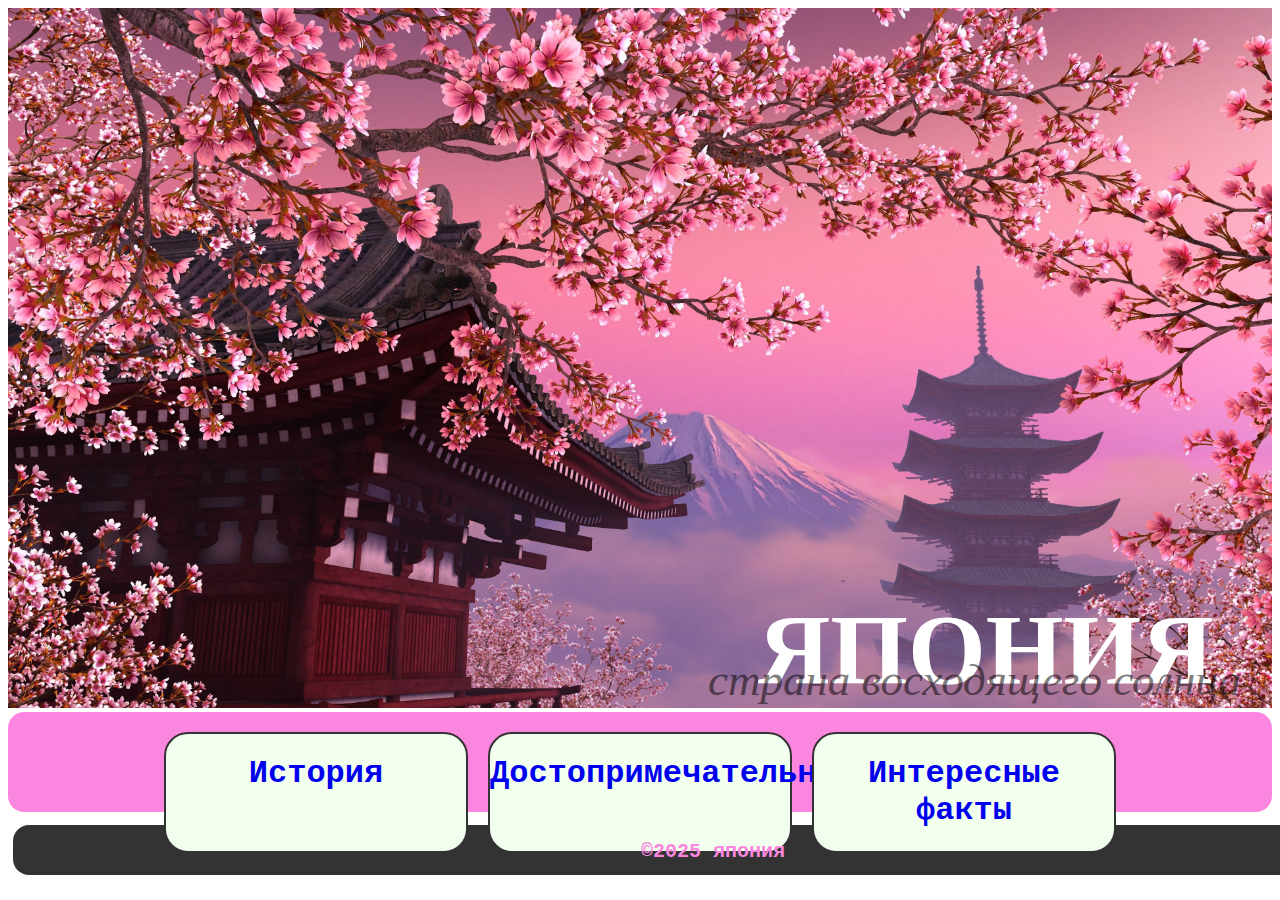
<file: index.html>
<!DOCTYPE html>
<html lang="en">
<head>
    <meta charset="UTF-8">
        <title>Япония</title>
        <meta name="viewport" content="width=device-width, initial-scale=1.0">
        <link rel="stylesheet" href="Japan.css">
</head>
<body>
    <header>
        <img class = 'japan' src = "sakura.jpg" alt = "Япония">
        <div class = "texthead">
            <h1 class = 'name'> ЯПОНИЯ </h1>
            <h2 class = 'name2'> страна восходящего солнца </h2>
        </div>
    </header>
    <main>
            <section class="navi">
                    <div class="list">
                        <article class = "nav">
                            <h1><a href="History.html">История</a></h1> 
                        </article>
                        <article class="nav">
                            <h1><a href="Dostoprim.html">Достопримечательности</a></h1> 
                        </article>
                        <article class="nav">
                            <h1><a href="interes.html">Интересные факты</a></h1> 
                        </article>
            </section>
    </main>
    <footer>
        <h1>©2025 япония</h1>
    </footer>
</body>
</file>
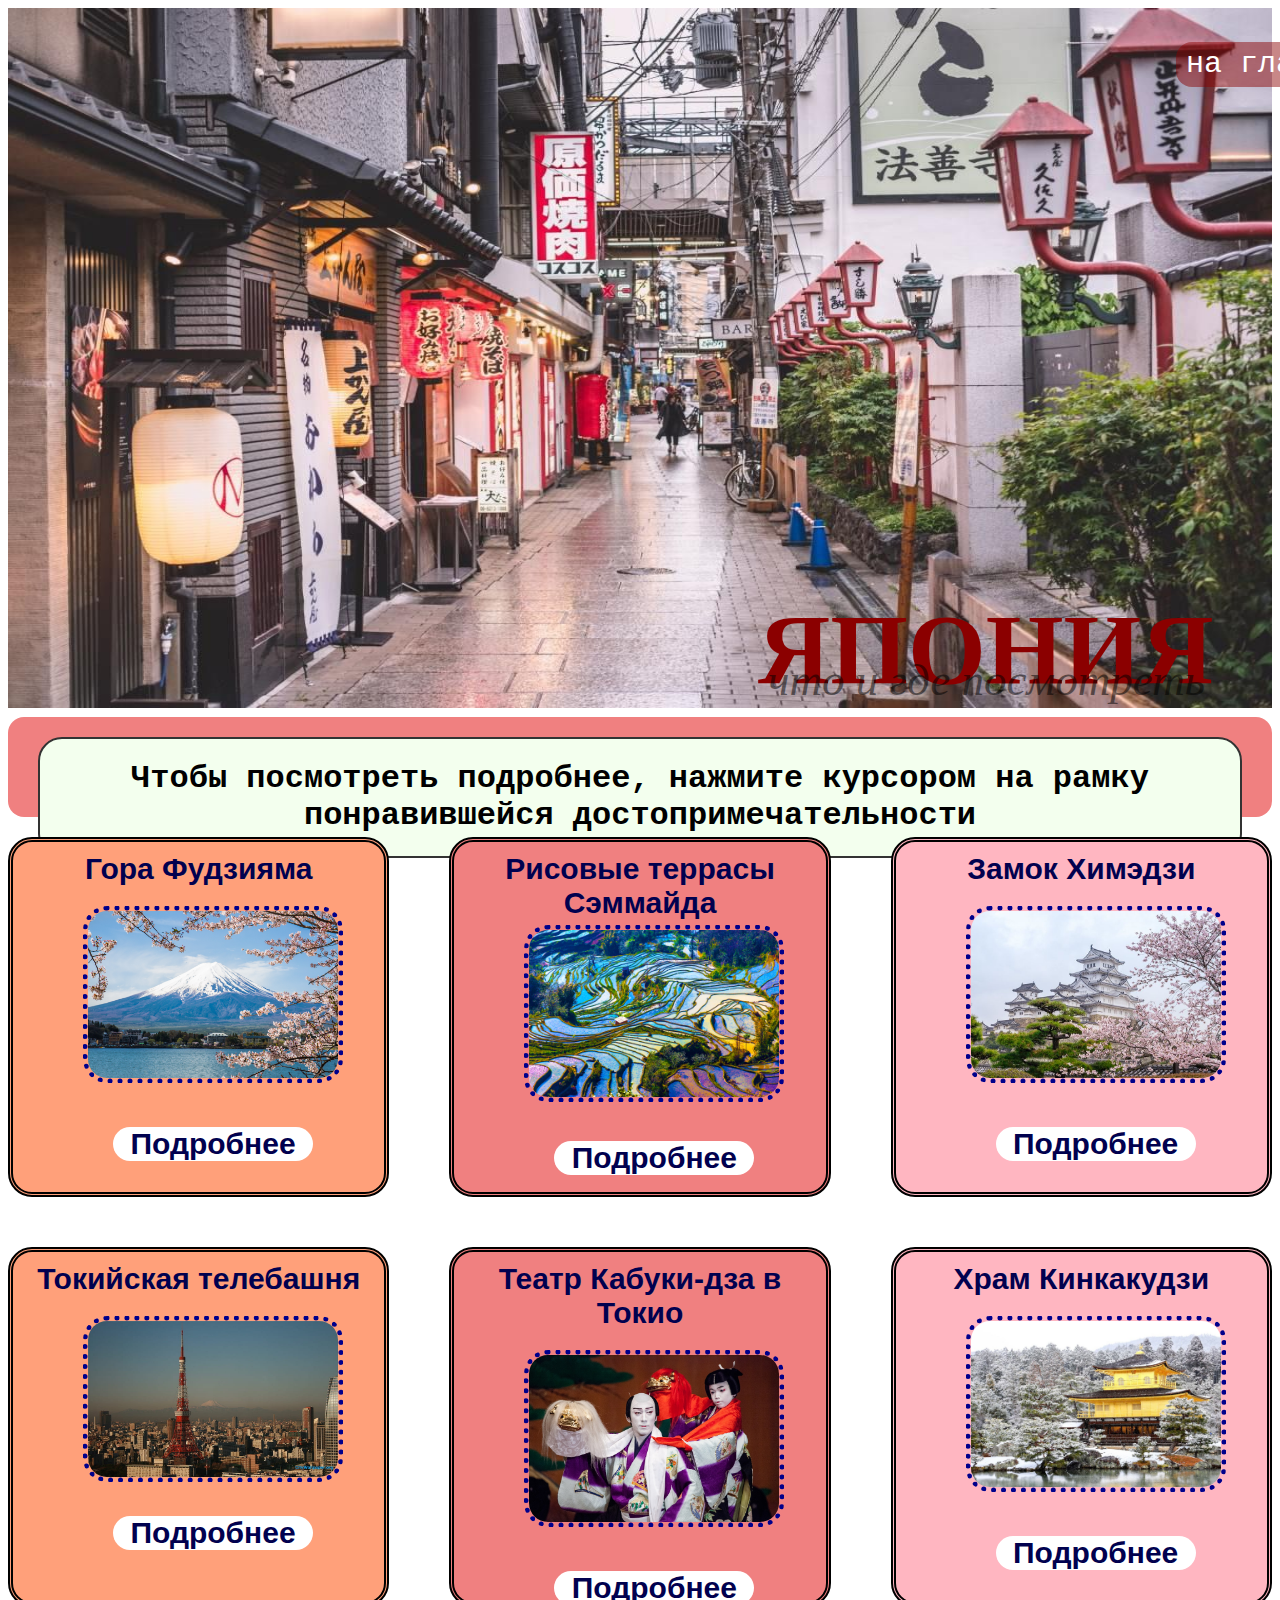
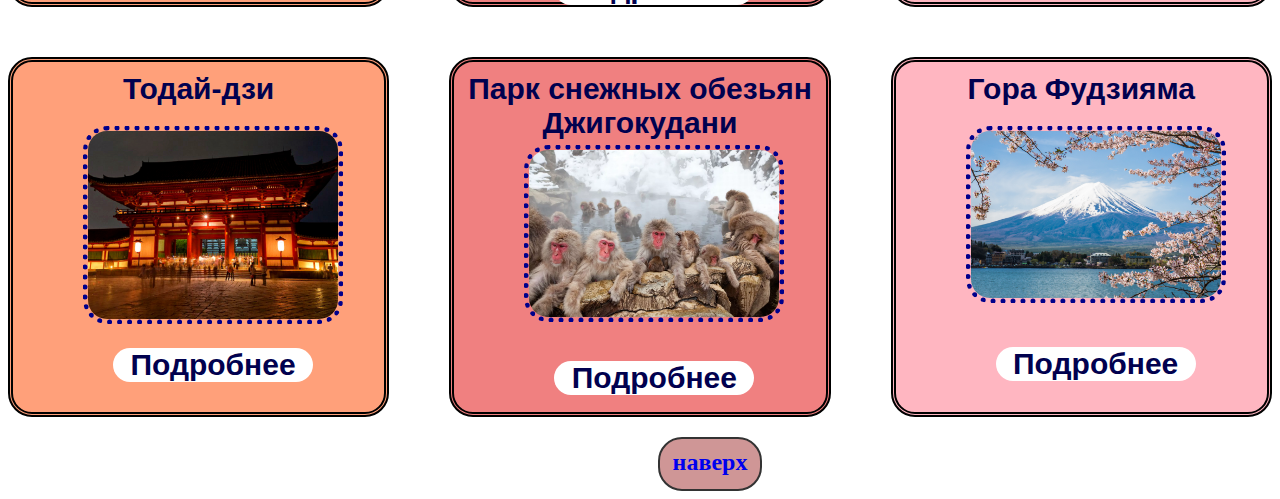
<file: Dostoprim.html>
<!DOCTYPE html>
<html lang="en">
<head>
    <meta charset="UTF-8">
        <title>Япония</title>
        <meta name="viewport" content="width=device-width, initial-scale=1.0">
        <link rel="stylesheet" href="Dostoprim.css">
</head>
<body>
    <header>
        <img id = 'up' class = 'japan' src = "Dostoprim.jpg" alt = "Япония">
        <div class = "texthead">
            <h1 class = 'name'> ЯПОНИЯ </h1>
            <h2 class = 'name2'> что и где посмотреть </h2>
        </div>
        <div>
            <h2><a class = "home" href="index.html">на главную</a></h2> 
        </div>
    </header>
    <main>
            <section class="navi">
                    <div class="list">
                        <article class = "nav">
                            <h1>Чтобы посмотреть подробнее, нажмите курсором на рамку понравившейся достопримечательности</h1> 
                        </article>
            </section>
            <section class = "dost">
                <article class = 'l1'>
                    <div>
                    <h1>Гора Фудзияма</h1>
                    <img src = "fydziama.img" alt = "фудзияма">
                    <h2>Подробнее</h2>
                    </div>
                    <p><span>Гора Фудзияма, или Фудзи, — это не только самая высокая гора Японии (3776 метров), но и символ страны, олицетворяющий ее красоту и дух.</span><br><br>
                        <span>Культурное значение:</span> Фудзи считается священной горой и важным объектом поклонения в японской культуре. Она изображена на многих произведениях искусства, включая знаменитые гравюры Хокусая.<br>
                        <span>Символ Японии:</span> Гора Фудзи является одним из самых узнаваемых символов Японии и часто используется в рекламе, на открытках и в туристических материалах.<br>
                        <span>Восхождение:</span> Сезон восхождения на Фудзи обычно длится с июля по сентябрь. Существует несколько маршрутов, наиболее популярные из которых — 5-й и 8-й маршруты. Восхождение может занять от 5 до 10 часов в зависимости от выбранного маршрута.<br>
                        <span>Наблюдение за восходом солнца:</span> Многие туристы поднимаются на гору, чтобы встретить восход солнца, что считается незабываемым опытом. В этом случае лучше начать подъем ночью.<br>
                        <span>Национальный парк Фудзи-Хаконэ-Идзу:</span> Гора Фудзи окружена живописными ландшафтами и природными достопримечательностями, такими как озера, горячие источники и леса. Парк предлагает множество возможностей для пеших прогулок и наслаждения природой.<br>
                        <span>Флора и фауна:</span> В окрестностях горы можно встретить разнообразные виды растений и животных, включая редкие виды, занесенные в Красную книгу.</p>
                </article>
                <article class = 'l12'>
                    <div class = 'sem'>
                    <h1>Рисовые террасы Сэммайда</h1>
                    <img src = "terr.jpeg" alt = "Рисовые террасы Сэммайда">
                    <h2>Подробнее</h2>
                    </div>
                    <p><span>Рисовые террасы Сэммайда (или Сенмайда) расположены в префектуре Ниигата на северо-востоке Японии. Это одно из самых живописных мест страны, известное своими ступенчатыми рисовыми полями, которые были созданы на склонах гор.</span><br><br>
                    <span>Уникальная архитектура:</span> Террасы Сэммайда представляют собой более 1000 ступеней, которые были вырезаны в горных склонах для выращивания риса. Это создает потрясающий ландшафт, особенно в сезон роста, когда поля окрашиваются в яркие зеленые оттенки.<br>
                        
                    <span>Культурное значение:</span> Эти террасы являются не только сельскохозяйственным объектом, но и важной частью японской культуры. Они отражают традиционные методы ведения сельского хозяйства и гармонию человека с природой.<br>
                        
                    <span>Туризм:</span> Сэммайда привлекает множество туристов, особенно в сезон осеннего сбора урожая, когда террасы выглядят особенно живописно. Здесь также проводятся фестивали и мероприятия, посвященные рису.<br>
                        
                    <span>Природа:</span> Окружающая природа включает в себя живописные горные пейзажи, леса и реки, что делает это место идеальным для пеших прогулок и фотографирования.</p>
                </article>
                <article class = 'l13'>
                    <div>
                    <h1>Замок Химэдзи</h1>
                    <img src = "xim.jpg" alt = "Замок Химэдзи">
                    <h2>Подробнее</h2>
                    </div>
                    <p class = "xime"><span>Замок Химэдзи, также известный как «Белая цапля», расположен в городе Химэдзи, префектура Хиого, Япония. Он был основан в 1333 году и является одним из самых известных и хорошо сохранившихся замков в стране.</span><br><br>
                        <span>Архитектура:</span>Замок Химэдзи знаменит своей великолепной архитектурой в стиле «дзюдзюцу» (японский замок), со своей белоснежной внешностью и сложными крышами. Главная башня (тэнсху) имеет 6 этажей и достигает высоты 46 метров, что делает ее одной из самых высоких в Японии.
                        Комплекс замка включает множество защитных стен, рвов и вспомогательных зданий.<br>
                        <span>История:</span> Замок был основан в 1333 году, но его наиболее известная структура была построена в начале 17 века. Он служил стратегической крепостью и резиденцией для самураев, а также играл важную роль в защите региона.<br>
                        <span>Культурное значение:</span> Является символом японской архитектуры и объектом Всемирного наследия ЮНЕСКО.<br>
                        <span>Туризм:</span> Привлекает множество туристов, предлагая исторические экспозиции и панорамные виды.<br>
                        <span>Сохранение:</span> Прошел несколько этапов реставрации для сохранения исторической ценности.<br><br>
                        <span>Замок Химэдзи — важный культурный памятник, отражающий богатое наследие Японии.</span></p>
                </article>
                </section>
                <section class = 'dost2'>
                <article class = 'l1'>
                    <div class = "tokyo">
                    <h1>Токийская телебашня</h1>
                    <img src = "tokyo.jpg" alt = "Токийская телебашня">
                    <h2>Подробнее</h2>
                    </div>
                    <br>
                    <p><span>Токийская телебашня (Tokyo Tower) — это одна из самых известных достопримечательностей Токио и символ японской столицы. Она была открыта в 1958 году и служит как телекоммуникационной, так и туристической целью.</span><br>

                        <span>Высота:</span> Башня достигает высоты 333 метров, что делает её второй по высоте конструкцией в Японии после Токийского Skytree.<br>
                        
                        <span>Архитектура:</span> Токийская телебашня была спроектирована в стиле Эйфелевой башни и покрашена в яркий оранжевый и белый цвета для лучшей видимости для авиации.<br>
                        
                        <span>Функции:</span> Башня используется для передачи телевизионных и радиосигналов. Она также является популярной туристической достопримечательностью, предлагая смотровые площадки с захватывающим видом на город.<br>
                        
                        <span>Смотровые площадки:</span> На высоте 150 метров и 250 метров расположены смотровые площадки, откуда открывается панорамный вид на Токио и, в ясные дни, на гору Фудзи.<br>
                        
                        <span>Туризм:</span> Внутри башни находятся магазины, рестораны и выставочные пространства. Башня привлекает миллионы туристов каждый год.<br>
                        
                        <span>Культурное значение:</span> Токийская телебашня стала символом послевоенного восстановления Японии и её технологического прогресса.<br>
                        
                        <span>Токийская телебашня — это не только важный объект инфраструктуры, но и значимая часть культурного и туристического облика Токио.</span>
                    </article>
                <article class = 'l12'>
                    <div>
                    <h1>Театр Кабуки-дза в Токио</h1>
                    <img src = "kabuki.jpg" alt = "Кабуки-дза">
                    <h2>Подробнее</h2>
                    </div>
                    <p><span>Театр Кабуки-дза (Kabukiza) в Токио — один из самых известных театров, посвящённых традиционному японскому кабуки. Открыт в 1889 году, он несколько раз перестраивался и обновлялся.</span><br><br>
                    <span>Местоположение:</span> Район Гинза, Токио.<br>
                    <span>Архитектура:</span> Совмещает традиционные элементы с современными удобствами.<br>
                    <span>Спектакли:</span> Проводятся регулярно, можно увидеть как классические, так и современные постановки.<br>
                    <span>Культура:</span> Является важным центром японского театрального искусства и привлекает как местных жителей, так и туристов.<br>
                    <span>Кабуки-дза — это не только театр, но и культурный символ Японии.</span></p>
                </article>
                <article class = 'l13'>
                    <div>
                    <h1>Xрам Кинкакудзи</h1>
                    <img src = "xina.jpg" alt = "Xрам Кинкакудзи">
                    <h2>Подробнее</h2>
                    </div>
                    <p><span>Храм Кинкакудзи (Kinkaku-ji), также известный как Золотой павильон, — это один из самых известных и красивых храмов в Японии, расположенный в Киото. Он является объектом Всемирного наследия ЮНЕСКО и представляет собой выдающийся пример японской архитектуры и садового дизайна.</span><br><br>
                    <span>История:</span> Храм был построен в 1397 году как загородная резиденция сёгуна Ашикаги Ёсимицы. После его смерти здание было преобразовано в буддийский храм школы риндзай.<br>
                        
                    <span>Архитектура:</span> Кинкакудзи состоит из трёх этажей, каждый из которых выполнен в своем стиле. Первый этаж выполнен в стиле японской традиционной архитектуры, второй — в стиле самурайских резиденций, а третий — в стиле китайского буддизма.<br>
                        
                    <span>Сад:</span> Храм окружён прекрасным садом, который был спроектирован в стиле «сухого ландшафта» (карасансуй). Сад включает в себя камни, мох и водные элементы, создавая гармоничную и спокойную атмосферу.<br>
                        
                    <span>Пожары и восстановление:</span> Храм несколько раз подвергался разрушению, в том числе в результате пожаров. Последнее восстановление произошло в 1955 году.<br>
                        
                        <span>Туризм:</span> Кинкакудзи привлекает миллионы туристов каждый год, которые приходят полюбоваться его красотой и спокойствием.<br><br>
                        
                        <span>Кинкакудзи — это не только архитектурное произведение искусства, но и важный культурный символ Японии, отражающий её богатую историю и традиции.</span></p>
                </article>
            </section>
            <section class = 'dost3'>
                <article class = 'l1'>
                    <div class = "todai">
                    <h1>Тодай-дзи</h1>
                    <img src = "Todai.jpg" alt = "Тодай-дзи">
                    <h2>Подробнее</h2>
                    </div>
                    <p><span>Тодай-дзи (с японского — «великий восточный храм») — древний буддийский храм в японском городе Нара. </span><br>
                    <span>История:</span> Храм Тодай-дзи был основан в 752 году и служит важным центром буддизма в Японии. Он был построен по приказу императора Сёму и стал символом объединения Японии под буддизмом.<br>
                    <span>Архитектура:</span> Храм знаменит своей грандиозной архитектурой. Главный зал, Нараку (Daibutsuden), является одним из крупнейших деревянных зданий в мире. Он был восстановлен в 1709 году после разрушительного пожара.<br>
                    <span>Культурное значение:</span> Тодай-дзи является важным культурным и историческим памятником, и в 1998 году был включён в список Всемирного наследия ЮНЕСКО. Храм олицетворяет буддийскую философию и искусство Японии.<br>
                    <span>Туризм:</span> Храм привлекает множество туристов и паломников, предлагая не только возможность увидеть величественные сооружения, но и насладиться окружающим парком Нара, где обитают свободно гуляющие олени.<br>
                    <span>Статуя Будды</span>Внутри храма находится огромная статуя Будды Дайбуцу (Daibutsu), высота которой составляет около 15 метров. Эта статуя считается одной из самых больших бронзовых статуй Будды в мире.<br><br>
                    <span>Храм Тодай-дзи остаётся не только важным религиозным центром, но и выдающимся примером японской архитектуры и культуры, который продолжает вдохновлять людей со всего мира.</span></p>
                </article>
                <article class = 'l12'>
                    <div class = "sem">
                    <h1>Парк снежных обезьян Джигокудани</h1>
                    <img src = "monkey.webp" alt = "фудзияма">
                    <h2>Подробнее</h2>
                    </div>
                    <p><span>Местоположение:</span> Парк находится в долине Джигокудани, окружённой высокими горами и лесами, что создаёт живописные пейзажи. Это место также является частью национального парка Нагано.<br>

                        <span>Поведение обезьян:</span> Японские макаки известны своим уникальным поведением, включая купание в горячих источниках. Это помогает им сохранять тепло в холодные зимние месяцы, когда температура может опускаться ниже нуля.<br>
                        
                        <span>Сезонность:</span> Наиболее популярное время для посещения парка — зима, когда туристы могут наблюдать за обезьянами, наслаждающимися горячими источниками, покрытыми снегом. Летом обезьяны также активны, но их поведение меняется.<br>
                        
                        <span>Экологический туризм:</span> Парк предлагает отличные возможности для экотуризма и наблюдения за дикой природой. Посетители могут пройти по специально проложенным тропам и насладиться природой, а также узнать больше о жизни и поведении макак.<br><br>
                        <span>Джигокудани стал символом сохранения дикой природы и привлекает туристов со всего мира, желающих увидеть этих уникальных животных в их естественной среде обитания.</span></p>
                </article>
                <article class = 'l13'>
                    <div>
                    <h1>Гора Фудзияма</h1>
                    <img src = "fydziama.img" alt = "фудзияма">
                    <h2>Подробнее</h2>
                    </div>
                    <p><span>Гора Фудзияма, или Фудзи, — это не только самая высокая гора Японии (3776 метров), но и символ страны, олицетворяющий ее красоту и дух.</span><br><br>
                        <span>Культурное значение:</span> Фудзи считается священной горой и важным объектом поклонения в японской культуре. Она изображена на многих произведениях искусства, включая знаменитые гравюры Хокусая.<br>
                        <span>Символ Японии:</span> Гора Фудзи является одним из самых узнаваемых символов Японии и часто используется в рекламе, на открытках и в туристических материалах.<br>
                        <span>Восхождение:</span> Сезон восхождения на Фудзи обычно длится с июля по сентябрь. Существует несколько маршрутов, наиболее популярные из которых — 5-й и 8-й маршруты. Восхождение может занять от 5 до 10 часов в зависимости от выбранного маршрута.<br>
                        <span>Наблюдение за восходом солнца:</span> Многие туристы поднимаются на гору, чтобы встретить восход солнца, что считается незабываемым опытом. В этом случае лучше начать подъем ночью.<br>
                        <span>Национальный парк Фудзи-Хаконэ-Идзу:</span> Гора Фудзи окружена живописными ландшафтами и природными достопримечательностями, такими как озера, горячие источники и леса. Парк предлагает множество возможностей для пеших прогулок и наслаждения природой.<br>
                        <span>Флора и фауна:</span> В окрестностях горы можно встретить разнообразные виды растений и животных, включая редкие виды, занесенные в Красную книгу.</p>
                </article>
            </section>
    </main>
    <footer>
        <div class = 'foot'>
            <h2><a href="#up">наверх</a></h2>
        </div>
    </footer>
</body>
</file>
<file: Japan.css>
.japan {
    width: 100%;
    height: 700px;
    position: static;
}
.texthead {
    position: absolute;
    font-family:'Times New Roman', Times, monospace;
}
.name {
    z-index: 1;
    color: white;
    margin-left: 750px;
    margin-top: -120px;
    font-size: 100px;
}
.name2 {
    z-index: 2;
    color: black;
    margin-top: -120px;
    margin-left: 700px;
    font-size: 45px;
    font-style: italic;
    opacity: 0.5;
    font-weight: lighter;
}
.navi {
    width: 100%;
    height: 100px;
    background-color: rgb(250, 134, 223);
    position: static;
    border-radius: 16px;
}
.texthead:hover {
    transform: scale(1.2) translate(-50px, 0px);
    .name {
        color:black;
        opacity: 0.7;  
        transform: scale(1.2) translate(-50px, 0px);
    }
    .name2 {
        opacity: 1;
        color:white;
        transform: scale(1.2) translate(-50px, 0px);
    }
}
.texthead, .name2, .name {
    transition: 1.2s;
}
ul .nav {
    display: flex;
    justify-content: center;
    align-items: center;
}
.list {
    display: flex;
    flex-direction: row;
    flex-wrap: wrap;
    justify-content: center;
    text-align: center;
    gap: 20px;
}
.nav {
    margin-top: 20px;
    width: 300px;
    background-color: #F3FFEE;
    border-radius: 24px;
    transition: 0.7s;
    border: 2px solid #333;
    font-family: 'Courier New', Courier, monospace;
}
.nav:hover, a:hover {
    transform: scale(1.1);
    color: rgb(250, 134, 223);
}
a {
    text-decoration: none;
    transition: 0.7s;
}
footer {
    background-color: #333;
    width: 1400px;
    height: 50px;
    margin: 5px;
    border-radius: 16px;
    h1 {
        text-align: center;
        color: rgb(250, 134, 223);
        font-size: 20px;
        padding-top: 15px;
        font-family: 'Courier New', Courier, monospace;
    }
}
</file>
<file: Dostoprim.css>
.japan {
    width: 100%;
    height: 700px;
    position: relative;
    z-index: -1;
}
.texthead {
    position: absolute;
    font-family:'Times New Roman', Times, monospace;
}
.name {
    z-index: 1;
    color: darkred;
    margin-left: 750px;
    margin-top: -120px;
    font-size: 100px;
}
.name2 {
    z-index: 2;
    color: black;
    margin-top: -120px;
    margin-left: 760px;
    font-size: 45px;
    font-style: italic;
    opacity: 0.5;
    font-weight: lighter;
}
.navi {
    width: 100%;
    height: 100px;
    background-color: lightcoral;
    position: static;
    border-radius: 16px;
}
.texthead:hover {
    .name {
        color:black;
        opacity: 0.7;
        z-index: 3;  
        transform: scale(1.2) translate(-50px, -5px);
    }
    .name2 {
        opacity: 1;
        color:red;
        z-index: 4;
        transform: scale(1.2) translate(-50px, -5px);
    }
}
.texthead, .name2, .name {
    transition: 1.2s;
}
ul .nav {
    display: flex;
    justify-content: center;
    align-items: center;
}
.list {
    display: flex;
    flex-direction: row;
    flex-wrap: wrap;
    justify-content: center;
    text-align: center;
    gap: 40px;
}
.nav {
    margin-top: 20px;
    width: 1200px;
    background-color: #F3FFEE;
    border-radius: 24px;
    transition: 0.7s;
    border: 2px solid #333;
    font-family: 'Courier New', Courier, monospace;
}
.nav:hover, a:hover {
    transform: scale(1.1);
    color: darkred;
}
a {
    text-decoration: none;
    transition: 0.7s;
}
.l12 {
    background-color: lightcoral;
}
.l1 {
    background-color: lightsalmon;
}
.l13 {
    background-color: lightpink;
}
.l1, .l12, .l13 {
width: 400px;
height: 350px;
border-radius: 24px;
transition: 0.7s;
border: 5px double black;
margin-top: 0px;
z-index: 0;
h1, h2 {
    font-family:'Trebuchet MS', 'Lucida Sans Unicode', 'Lucida Grande', 'Lucida Sans', Arial, sans-serif;
    font-size: 30px;
    margin-top: 10px;
    text-align: center;
    color: rgb(1, 1, 79)
}
img {
    width: 250px;
    border-radius: 24px;
    margin-left: 70px;
    border: 5px dotted darkblue;
    transition: 1.5s;
}
h2 {
    margin-top: 40px;
    margin-left: 100px;
    background-color: white;
    width: 200px;
    border-radius: 24px;
    padding-top: 0px;
    transition: 0.7s;
}
}
.l12:active{
    width: 1400px;
    z-index: 2;
    margin-right: -700px;
    margin-left: -700px;
    img {
        width: 350px;
        transform: translate(-40px, -15px);
    }
    h2 {
        display: none;
    }
    p {
        display: block;
        transform: translate(450px, -280px)
    }
}
.sem h1{
    margin-bottom: 5px;
}
.sem img {
    margin-bottom: -5px;
}
.l12:active {
    .sem h1 {
        margin-bottom: 40px;
    }
}
.l1:active{
    width: 1400px;
    z-index: 2;
    margin-right: -940px;
    h1 {
        margin-left: -995px;
    }
    h2 {
        display: none;
    }
    p {
        display: block;
        transform: translate(940px, 110px);
    }
}
span {
    font-weight: bold;
}
.dost{
    margin-top: 20px;
    display: flex;
    gap: 60px;
    justify-content: center;
}
.dost2, .dost3{
    margin-top: 50px;
    display: flex;
    gap: 60px;
    justify-content: center;
}
.l12 p{
    display: none;
        width: 800px;
        height: 250px;
        transition: 1s;
        background-color: white;
        padding: 5px;
        border-radius: 24px;
        border: 4px solid darkblue;
    }
.l1 p {
    display: none;
    width: 850px;
    height: 305px;
    transition: 1s;
    background-color: white;
    padding: 5px;
    border-radius: 24px;
    border: 4px solid darkblue;
    margin-left: -450px;
    margin-top: -350px;
}
.l13 p {
    display: none;
    width: 900px;
    height: 305px;
    transition: 1s;
    background-color: white;
    padding-top: 10px;
    padding: 5px;
    border-radius: 24px;
    border: 4px solid darkblue;
    margin-top: -340px;
}
.l13:active{
    margin-left: -940px;
    width: 1400px;
    z-index: 2;
    h1 {
        margin-left: -1000px;
    }
    h2 {
        display: none;
    }
    p {
        display: block;
        transform: translate(450px, 100px);
    }
}
.home{
    border-radius: 16px;
    margin-top: -690px;
    margin-bottom: 630px;
    margin-left: 1168px;
    display: flex;
    justify-content: center;
    padding-top: 5px;
    background-color: rgba(139, 0, 0, 0.47);
    width: 200px;
    height: 40px;
    z-index: 3;
    color: white;
    font-size: 30px;
    font-weight: lighter;
    font-family: 'Courier New', Courier, monospace;
    transition: 0.7s;
}
.home:hover{
    transform: scale(1.2);
    color: darkred;
    background-color: white;
    opacity: 0.5;
}
.todai img{
    margin-bottom: -20px;
}
.tokyo img{
    margin-bottom: -10px;
}
.foot {
    background-color: rgba(139, 0, 0, 0.411);
    height: 50px;
    border-radius: 24px;
    width: 100px;
    margin-left: 650px;
    margin-top: 20px;
    display: flex;
    text-align: center;
    justify-content: center;
    border: 2px double #333 ;
}
.foot h2 {
    margin-top: 10px;
}
.foot:active {
    background-color: #333;
    h2 {
        color: #ff0040;
    }
}
</file>
